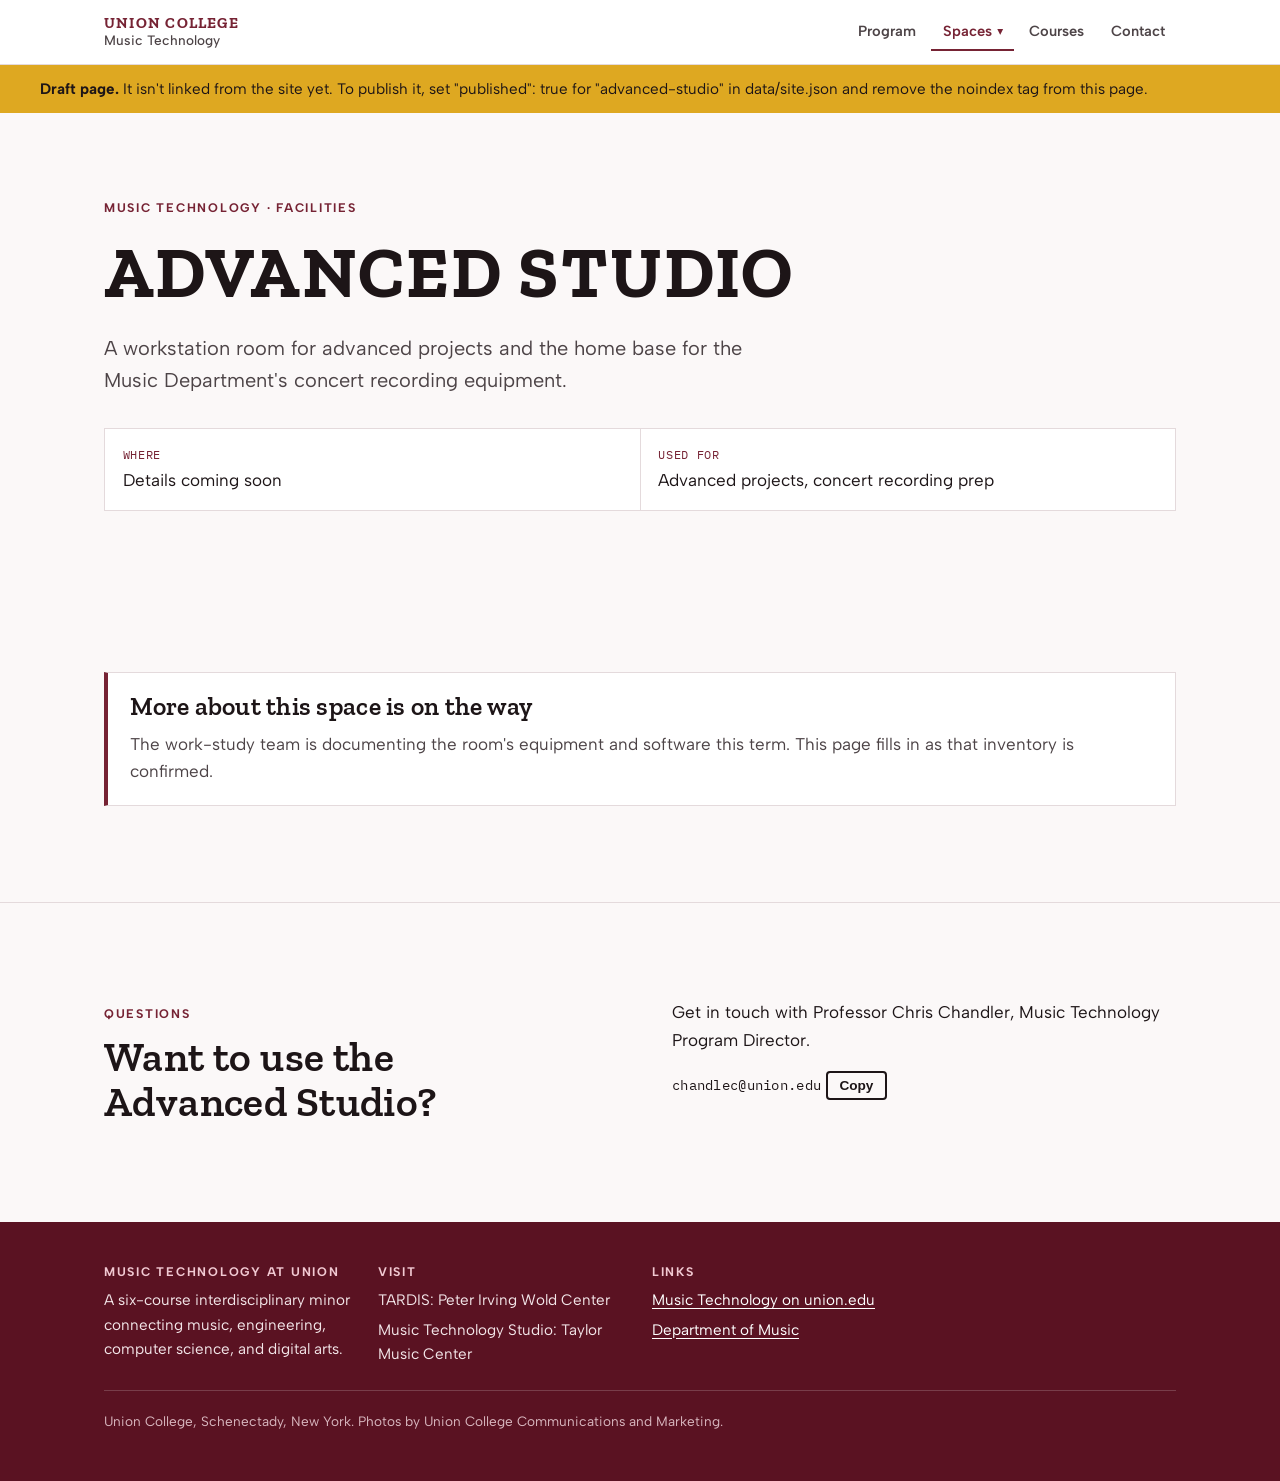
<file: advanced-studio/index.html>
<!doctype html>
<html lang="en">
<head>
<meta charset="utf-8">
<meta name="viewport" content="width=device-width, initial-scale=1, viewport-fit=cover">
<title>Advanced Studio | Music Technology at Union College</title>
<meta name="description" content="The Advanced Studio supports advanced Music Technology projects and the Music Department's concert recording system.">
<meta name="robots" content="noindex">
<link rel="preconnect" href="https://fonts.googleapis.com">
<link rel="preconnect" href="https://fonts.gstatic.com" crossorigin>
<link rel="stylesheet" href="https://fonts.googleapis.com/css2?family=Albert+Sans:wght@400;500;600;700&family=IBM+Plex+Mono:wght@400;500&family=Zilla+Slab:wght@500;600;700&display=swap">
<link rel="stylesheet" href="../assets/css/site.css?v=20261012c">
<link rel="stylesheet" href="../assets/css/space.css?v=20261012c">
</head>
<body data-space="advanced-studio">
<a class="skip" href="#main">Skip to content</a>

<header class="site-header">
  <div class="wrap">
    <a class="brand" href="../">
      <span class="brand-college">Union College</span>
      <span class="brand-program">Music Technology</span>
    </a>
    <nav class="nav" aria-label="Main">
      <a href="../">Program</a>
      <div class="nav-menu" data-current>
        <button class="nav-menu-btn" type="button" aria-expanded="false" aria-controls="spaces-menu">Spaces</button>
        <ul class="nav-menu-list" id="spaces-menu" hidden>
          <li><a href="../#facilities">All spaces</a></li>
          <li><a href="../tardis/">TARDIS</a></li>
          <li><a href="../studio/">Music Technology Studio</a></li>
        </ul>
      </div>
      <a href="../#courses">Courses</a>
      <a href="#contact">Contact</a>
    </nav>
  </div>
</header>

<main id="main">
  <section class="space-hero">
    <div class="wrap">
      <span class="eyebrow">Music Technology &middot; Facilities</span>
      <h1>Advanced Studio</h1>
      <p class="lede">A workstation room for advanced projects and the home base for the Music Department's concert recording equipment.</p>
      <dl class="facts">
        <div><dt>Where</dt><dd>Details coming soon</dd></div>
        <div><dt>Used for</dt><dd>Advanced projects, concert recording prep</dd></div>
      </dl>
    </div>
  </section>

  <section class="section" id="about" aria-labelledby="about-title">
    <div class="wrap">
      <div class="callout">
        <h2 id="about-title" style="font-size:var(--step-2)">More about this space is on the way</h2>
        <p>The work-study team is documenting the room's equipment and software this term. This page fills in as that inventory is confirmed.</p>
      </div>
    </div>
  </section>

  <section class="section alt" id="equipment" aria-labelledby="equipment-title" data-equipment-section hidden>
    <div class="wrap">
      <div class="section-head">
        <span class="eyebrow">Equipment</span>
        <h2 id="equipment-title">What's in the room</h2>
        <p>Equipment stays in the room and is set up for academic use. This list grows as the work-study team confirms the inventory.</p>
      </div>
      <div class="equip" data-equipment="advanced-studio"></div>
    </div>
  </section>

  <section class="section" id="contact" aria-labelledby="contact-title">
    <div class="wrap split">
      <div>
        <span class="eyebrow">Questions</span>
        <h2 id="contact-title" style="margin-top:0.5rem">Want to use the Advanced Studio?</h2>
      </div>
      <div class="prose">
        <p>Get in touch with Professor Chris Chandler, Music Technology Program Director.</p>
        <p><code class="mono" id="email" style="user-select:all">chandlec@union.edu</code> <button class="btn btn-ghost" type="button" data-copy="email" style="padding:0.3rem 0.7rem;font-size:0.85rem;cursor:pointer;background:none">Copy</button></p>
      </div>
    </div>
  </section>
</main>

<footer class="site-footer">
  <div class="wrap">
    <div>
      <span class="eyebrow">Music Technology at Union</span>
      <p>A six-course interdisciplinary minor connecting music, engineering, computer science, and digital arts.</p>
    </div>
    <div>
      <span class="eyebrow">Visit</span>
      <ul>
        <li>TARDIS: Peter Irving Wold Center</li>
        <li>Music Technology Studio: Taylor Music Center</li>
      </ul>
    </div>
    <div>
      <span class="eyebrow">Links</span>
      <ul>
        <li><a href="https://www.union.edu/music-technology">Music Technology on union.edu</a></li>
        <li><a href="https://www.union.edu/music">Department of Music</a></li>
      </ul>
    </div>
    <p class="foot-note">Union College, Schenectady, New York. Photos by Union College Communications and Marketing.</p>
  </div>
</footer>
<script src="../assets/js/site.js?v=20261012c"></script>
<script src="../assets/js/site-data.js?v=20261012c" data-root="../"></script>
</body>
</html>
</file>
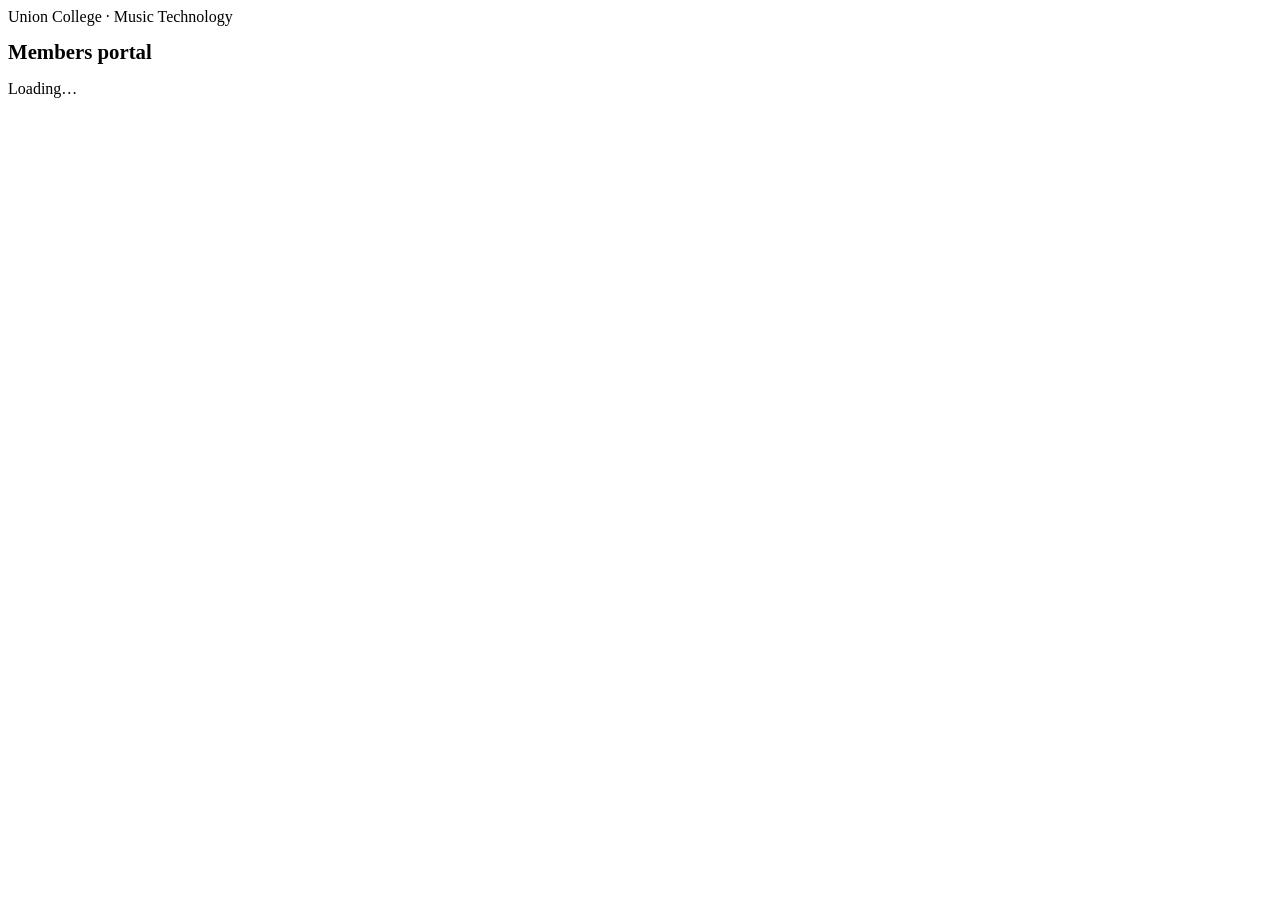
<file: apps-script/Index.html>
<!doctype html>
<html lang="en">
<head>
<base target="_top">
<meta charset="utf-8">
<?!= include_('Styles') ?>
</head>
<body>
<header class="top">
  <div class="top-in">
    <div>
      <span class="eyebrow">Union College &middot; Music Technology</span>
      <h1 style="font-size:1.3rem">Members portal</h1>
    </div>
    <span class="who" id="who"><?= email ?></span>
  </div>
  <nav class="tabs" id="tabs" role="tablist" aria-label="Portal sections"></nav>
</header>
<main id="view" aria-live="polite"><p class="loading">Loading&hellip;</p></main>

<?!= include_('Rules') ?>
<?!= include_('Handbook') ?>
<?!= include_('App') ?>
</body>
</html>
</file>
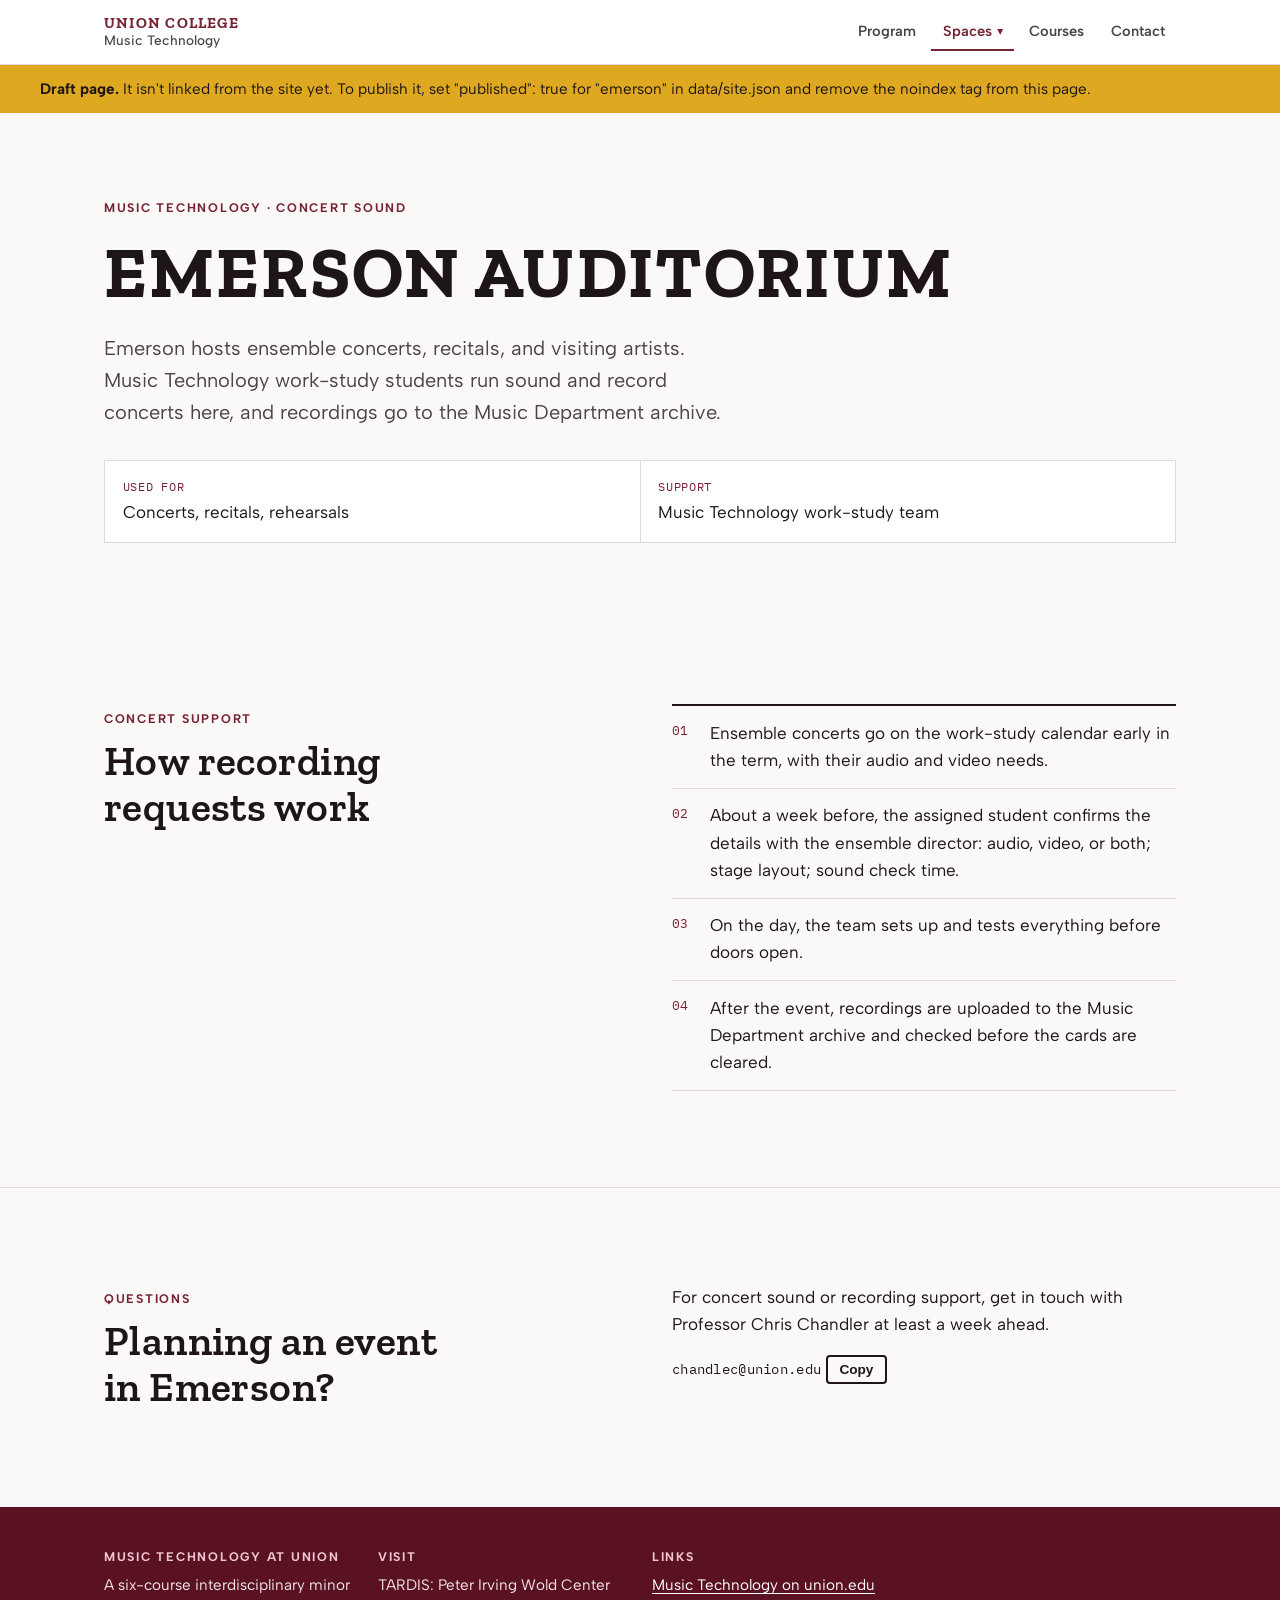
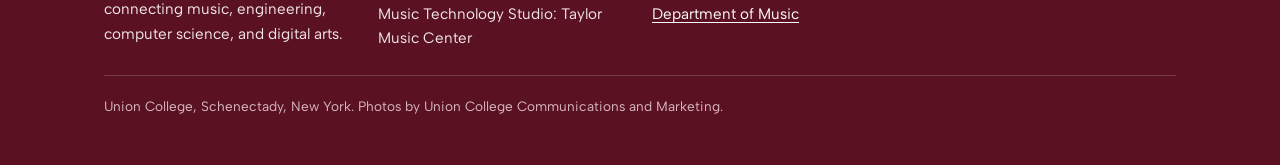
<file: emerson/index.html>
<!doctype html>
<html lang="en">
<head>
<meta charset="utf-8">
<meta name="viewport" content="width=device-width, initial-scale=1, viewport-fit=cover">
<title>Emerson Auditorium | Music Technology at Union College</title>
<meta name="description" content="Concert sound and recording in Emerson Auditorium for Union College Music Department ensembles and events.">
<meta name="robots" content="noindex">
<link rel="preconnect" href="https://fonts.googleapis.com">
<link rel="preconnect" href="https://fonts.gstatic.com" crossorigin>
<link rel="stylesheet" href="https://fonts.googleapis.com/css2?family=Albert+Sans:wght@400;500;600;700&family=IBM+Plex+Mono:wght@400;500&family=Zilla+Slab:wght@500;600;700&display=swap">
<link rel="stylesheet" href="../assets/css/site.css?v=20261012c">
<link rel="stylesheet" href="../assets/css/space.css?v=20261012c">
</head>
<body data-space="emerson">
<a class="skip" href="#main">Skip to content</a>

<header class="site-header">
  <div class="wrap">
    <a class="brand" href="../">
      <span class="brand-college">Union College</span>
      <span class="brand-program">Music Technology</span>
    </a>
    <nav class="nav" aria-label="Main">
      <a href="../">Program</a>
      <div class="nav-menu" data-current>
        <button class="nav-menu-btn" type="button" aria-expanded="false" aria-controls="spaces-menu">Spaces</button>
        <ul class="nav-menu-list" id="spaces-menu" hidden>
          <li><a href="../#facilities">All spaces</a></li>
          <li><a href="../tardis/">TARDIS</a></li>
          <li><a href="../studio/">Music Technology Studio</a></li>
        </ul>
      </div>
      <a href="../#courses">Courses</a>
      <a href="#contact">Contact</a>
    </nav>
  </div>
</header>

<main id="main">
  <section class="space-hero">
    <div class="wrap">
      <span class="eyebrow">Music Technology &middot; Concert sound</span>
      <h1>Emerson Auditorium</h1>
      <p class="lede">Emerson hosts ensemble concerts, recitals, and visiting artists. Music Technology work-study students run sound and record concerts here, and recordings go to the Music Department archive.</p>
      <dl class="facts">
        <div><dt>Used for</dt><dd>Concerts, recitals, rehearsals</dd></div>
        <div><dt>Support</dt><dd>Music Technology work-study team</dd></div>
      </dl>
    </div>
  </section>

  <section class="section" id="support" aria-labelledby="support-title">
    <div class="wrap split">
      <div>
        <span class="eyebrow">Concert support</span>
        <h2 id="support-title" style="margin-top:0.5rem">How recording requests work</h2>
      </div>
      <ol class="tips">
        <li>Ensemble concerts go on the work-study calendar early in the term, with their audio and video needs.</li>
        <li>About a week before, the assigned student confirms the details with the ensemble director: audio, video, or both; stage layout; sound check time.</li>
        <li>On the day, the team sets up and tests everything before doors open.</li>
        <li>After the event, recordings are uploaded to the Music Department archive and checked before the cards are cleared.</li>
      </ol>
    </div>
  </section>

  <section class="section alt" id="equipment" aria-labelledby="equipment-title" data-equipment-section hidden>
    <div class="wrap">
      <div class="section-head">
        <span class="eyebrow">Equipment</span>
        <h2 id="equipment-title">What's in the room</h2>
        <p>Equipment stays in the room and is set up for academic use. This list grows as the work-study team confirms the inventory.</p>
      </div>
      <div class="equip" data-equipment="emerson"></div>
    </div>
  </section>

  <section class="section" id="contact" aria-labelledby="contact-title">
    <div class="wrap split">
      <div>
        <span class="eyebrow">Questions</span>
        <h2 id="contact-title" style="margin-top:0.5rem">Planning an event in Emerson?</h2>
      </div>
      <div class="prose">
        <p>For concert sound or recording support, get in touch with Professor Chris Chandler at least a week ahead.</p>
        <p><code class="mono" id="email" style="user-select:all">chandlec@union.edu</code> <button class="btn btn-ghost" type="button" data-copy="email" style="padding:0.3rem 0.7rem;font-size:0.85rem;cursor:pointer;background:none">Copy</button></p>
      </div>
    </div>
  </section>
</main>

<footer class="site-footer">
  <div class="wrap">
    <div>
      <span class="eyebrow">Music Technology at Union</span>
      <p>A six-course interdisciplinary minor connecting music, engineering, computer science, and digital arts.</p>
    </div>
    <div>
      <span class="eyebrow">Visit</span>
      <ul>
        <li>TARDIS: Peter Irving Wold Center</li>
        <li>Music Technology Studio: Taylor Music Center</li>
      </ul>
    </div>
    <div>
      <span class="eyebrow">Links</span>
      <ul>
        <li><a href="https://www.union.edu/music-technology">Music Technology on union.edu</a></li>
        <li><a href="https://www.union.edu/music">Department of Music</a></li>
      </ul>
    </div>
    <p class="foot-note">Union College, Schenectady, New York. Photos by Union College Communications and Marketing.</p>
  </div>
</footer>
<script src="../assets/js/site.js?v=20261012c"></script>
<script src="../assets/js/site-data.js?v=20261012c" data-root="../"></script>
</body>
</html>
</file>
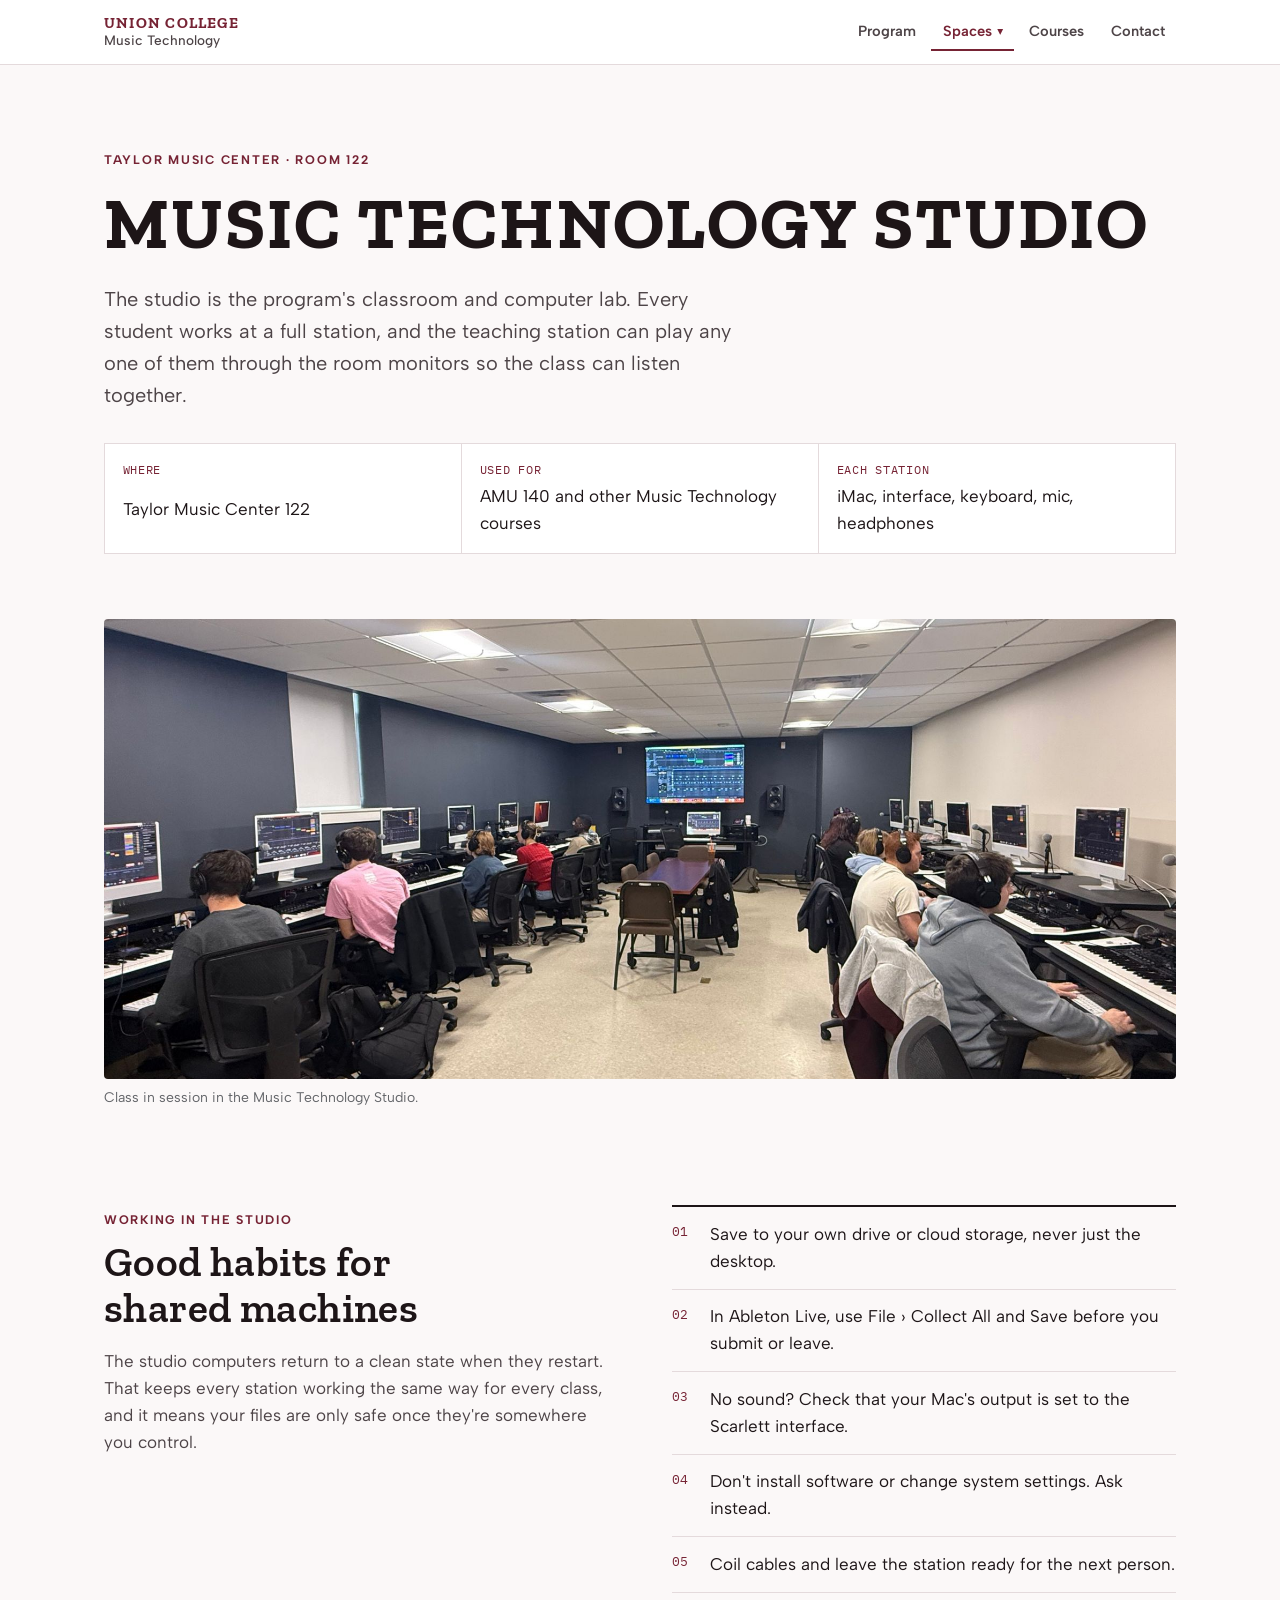
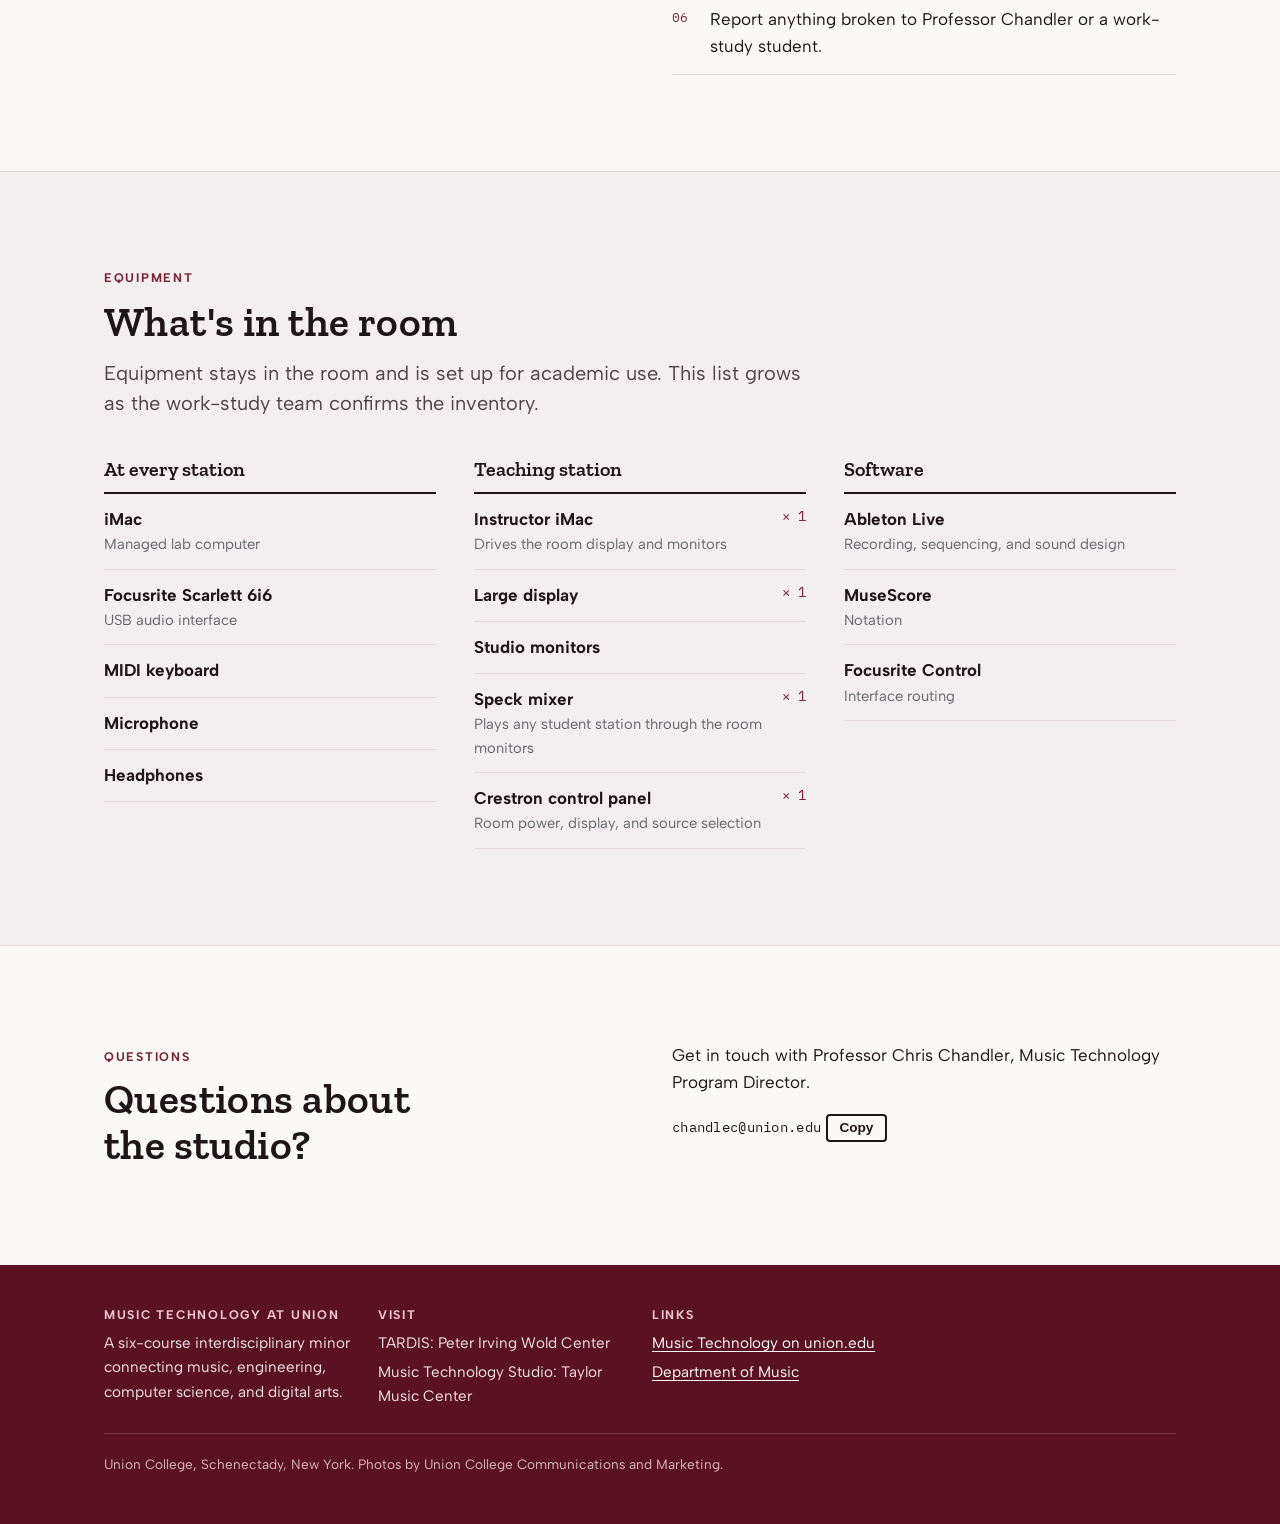
<file: studio/index.html>
<!doctype html>
<html lang="en">
<head>
<meta charset="utf-8">
<meta name="viewport" content="width=device-width, initial-scale=1, viewport-fit=cover">
<title>Music Technology Studio | Music Technology at Union College</title>
<meta name="description" content="The Music Technology Studio in Taylor Music Center is Union College's computer music lab, with a full workstation for every student.">
<link rel="preconnect" href="https://fonts.googleapis.com">
<link rel="preconnect" href="https://fonts.gstatic.com" crossorigin>
<link rel="stylesheet" href="https://fonts.googleapis.com/css2?family=Albert+Sans:wght@400;500;600;700&family=IBM+Plex+Mono:wght@400;500&family=Zilla+Slab:wght@500;600;700&display=swap">
<link rel="stylesheet" href="../assets/css/site.css?v=20261012c">
<link rel="stylesheet" href="../assets/css/space.css?v=20261012c">
</head>
<body data-space="studio">
<a class="skip" href="#main">Skip to content</a>

<header class="site-header">
  <div class="wrap">
    <a class="brand" href="../">
      <span class="brand-college">Union College</span>
      <span class="brand-program">Music Technology</span>
    </a>
    <nav class="nav" aria-label="Main">
      <a href="../">Program</a>
      <div class="nav-menu" data-current>
        <button class="nav-menu-btn" type="button" aria-expanded="false" aria-controls="spaces-menu">Spaces</button>
        <ul class="nav-menu-list" id="spaces-menu" hidden>
          <li><a href="../#facilities">All spaces</a></li>
          <li><a href="../tardis/">TARDIS</a></li>
          <li><a href="./" aria-current="page">Music Technology Studio</a></li>
        </ul>
      </div>
      <a href="../#courses">Courses</a>
      <a href="#contact">Contact</a>
    </nav>
  </div>
</header>

<main id="main">
  <section class="space-hero">
    <div class="wrap">
      <span class="eyebrow">Taylor Music Center &middot; Room 122</span>
      <h1>Music Technology Studio</h1>
      <p class="lede">The studio is the program's classroom and computer lab. Every student works at a full station, and the teaching station can play any one of them through the room monitors so the class can listen together.</p>
      <dl class="facts">
        <div><dt>Where</dt><dd>Taylor Music Center 122</dd></div>
        <div><dt>Used for</dt><dd>AMU 140 and other Music Technology courses</dd></div>
        <div><dt>Each station</dt><dd>iMac, interface, keyboard, mic, headphones</dd></div>
      </dl>
    </div>
  </section>

  <section aria-label="Photo">
    <div class="wrap">
      <figure class="space-photo">
        <img src="../assets/img/studio/mts-class-1000.jpg"
             srcset="../assets/img/studio/mts-class-1000.jpg 1000w, ../assets/img/studio/mts-class-2000.jpg 2000w"
             sizes="(max-width: 72rem) 100vw, 72rem"
             alt="Students in headphones work at keyboard workstations while the instructor's session shows on the big screen.">
        <figcaption>Class in session in the Music Technology Studio.</figcaption>
      </figure>
    </div>
  </section>

  <section class="section" id="working" aria-labelledby="working-title">
    <div class="wrap split">
      <div>
        <span class="eyebrow">Working in the studio</span>
        <h2 id="working-title" style="margin-top:0.5rem">Good habits for shared machines</h2>
        <p style="margin-top:1rem;color:var(--ink-soft)">The studio computers return to a clean state when they restart. That keeps every station working the same way for every class, and it means your files are only safe once they're somewhere you control.</p>
      </div>
      <ol class="tips">
        <li>Save to your own drive or cloud storage, never just the desktop.</li>
        <li>In Ableton Live, use File &rsaquo; Collect All and Save before you submit or leave.</li>
        <li>No sound? Check that your Mac's output is set to the Scarlett interface.</li>
        <li>Don't install software or change system settings. Ask instead.</li>
        <li>Coil cables and leave the station ready for the next person.</li>
        <li>Report anything broken to Professor Chandler or a work-study student.</li>
      </ol>
    </div>
  </section>

  <section class="section alt" id="equipment" aria-labelledby="equipment-title" data-equipment-section hidden>
    <div class="wrap">
      <div class="section-head">
        <span class="eyebrow">Equipment</span>
        <h2 id="equipment-title">What's in the room</h2>
        <p>Equipment stays in the room and is set up for academic use. This list grows as the work-study team confirms the inventory.</p>
      </div>
      <div class="equip" data-equipment="studio"></div>
    </div>
  </section>

  <section class="section" id="contact" aria-labelledby="contact-title">
    <div class="wrap split">
      <div>
        <span class="eyebrow">Questions</span>
        <h2 id="contact-title" style="margin-top:0.5rem">Questions about the studio?</h2>
      </div>
      <div class="prose">
        <p>Get in touch with Professor Chris Chandler, Music Technology Program Director.</p>
        <p><code class="mono" id="email" style="user-select:all">chandlec@union.edu</code> <button class="btn btn-ghost" type="button" data-copy="email" style="padding:0.3rem 0.7rem;font-size:0.85rem;cursor:pointer;background:none">Copy</button></p>
      </div>
    </div>
  </section>
</main>

<footer class="site-footer">
  <div class="wrap">
    <div>
      <span class="eyebrow">Music Technology at Union</span>
      <p>A six-course interdisciplinary minor connecting music, engineering, computer science, and digital arts.</p>
    </div>
    <div>
      <span class="eyebrow">Visit</span>
      <ul>
        <li>TARDIS: Peter Irving Wold Center</li>
        <li>Music Technology Studio: Taylor Music Center</li>
      </ul>
    </div>
    <div>
      <span class="eyebrow">Links</span>
      <ul>
        <li><a href="https://www.union.edu/music-technology">Music Technology on union.edu</a></li>
        <li><a href="https://www.union.edu/music">Department of Music</a></li>
      </ul>
    </div>
    <p class="foot-note">Union College, Schenectady, New York. Photos by Union College Communications and Marketing.</p>
  </div>
</footer>
<script src="../assets/js/site.js?v=20261012c"></script>
<script src="../assets/js/site-data.js?v=20261012c" data-root="../"></script>
</body>
</html>
</file>
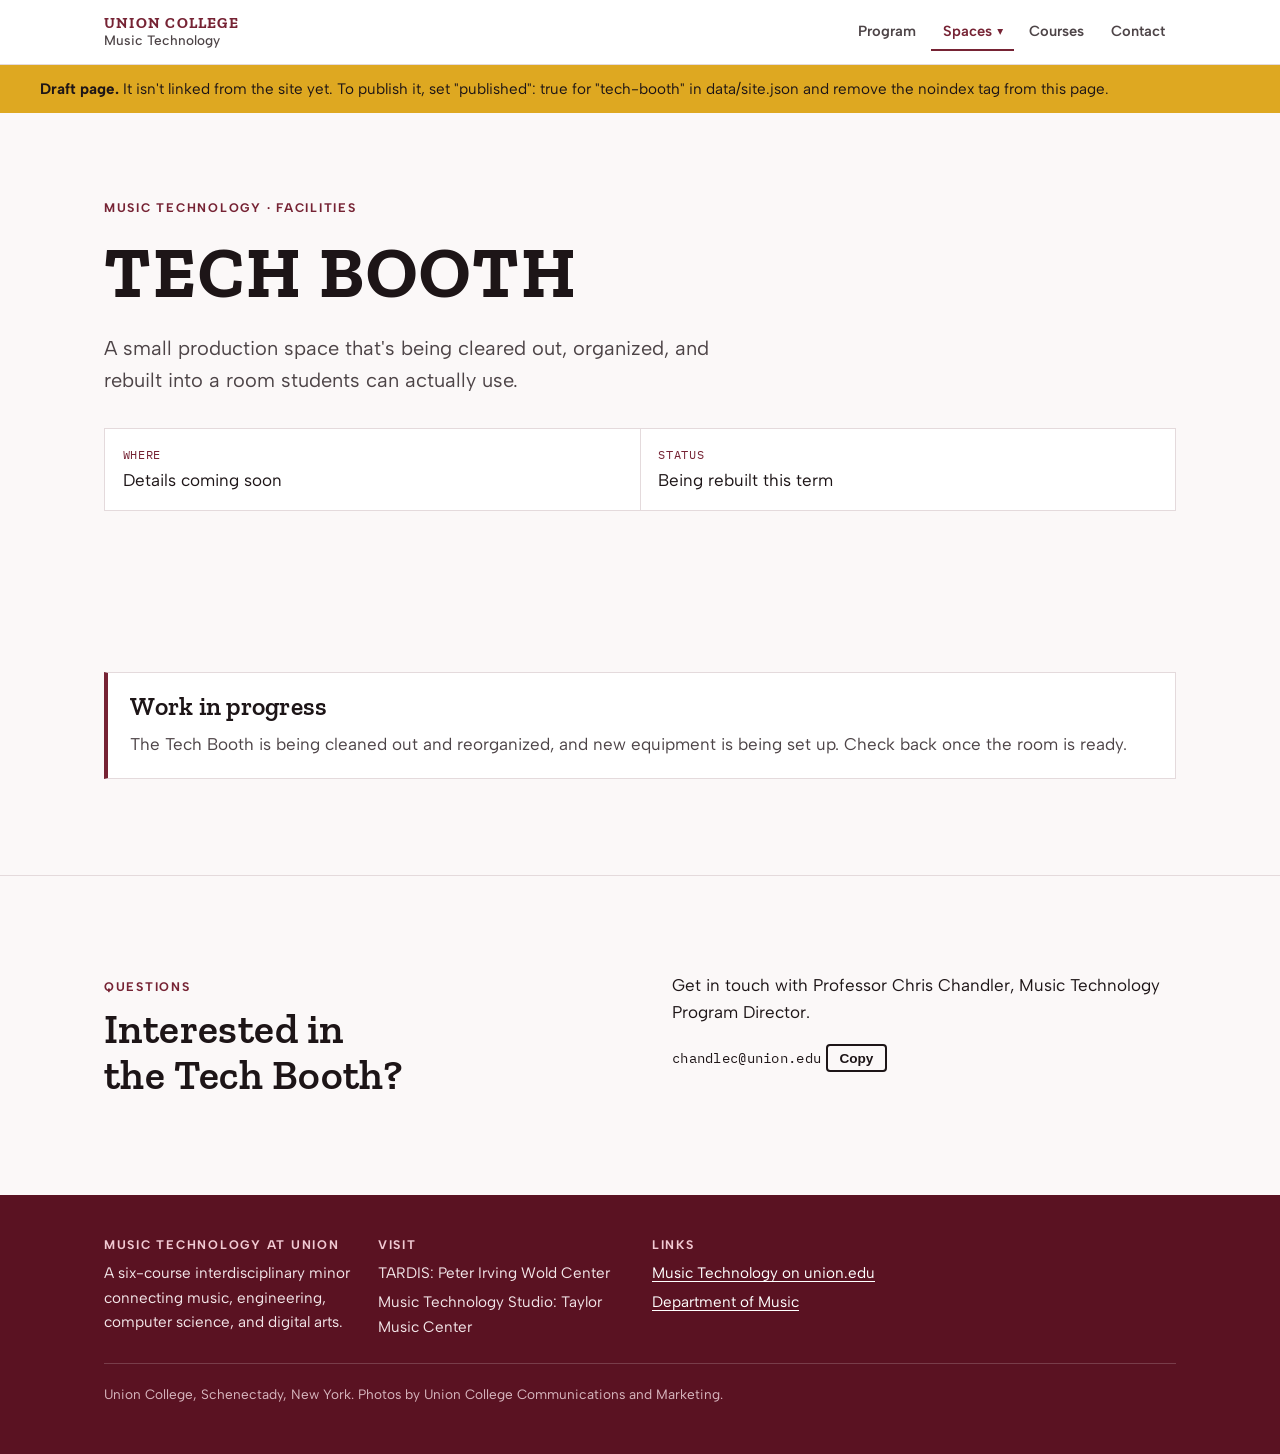
<file: tech-booth/index.html>
<!doctype html>
<html lang="en">
<head>
<meta charset="utf-8">
<meta name="viewport" content="width=device-width, initial-scale=1, viewport-fit=cover">
<title>Tech Booth | Music Technology at Union College</title>
<meta name="description" content="The Tech Booth is a small production space being rebuilt for Music Technology students.">
<meta name="robots" content="noindex">
<link rel="preconnect" href="https://fonts.googleapis.com">
<link rel="preconnect" href="https://fonts.gstatic.com" crossorigin>
<link rel="stylesheet" href="https://fonts.googleapis.com/css2?family=Albert+Sans:wght@400;500;600;700&family=IBM+Plex+Mono:wght@400;500&family=Zilla+Slab:wght@500;600;700&display=swap">
<link rel="stylesheet" href="../assets/css/site.css?v=20261012c">
<link rel="stylesheet" href="../assets/css/space.css?v=20261012c">
</head>
<body data-space="tech-booth">
<a class="skip" href="#main">Skip to content</a>

<header class="site-header">
  <div class="wrap">
    <a class="brand" href="../">
      <span class="brand-college">Union College</span>
      <span class="brand-program">Music Technology</span>
    </a>
    <nav class="nav" aria-label="Main">
      <a href="../">Program</a>
      <div class="nav-menu" data-current>
        <button class="nav-menu-btn" type="button" aria-expanded="false" aria-controls="spaces-menu">Spaces</button>
        <ul class="nav-menu-list" id="spaces-menu" hidden>
          <li><a href="../#facilities">All spaces</a></li>
          <li><a href="../tardis/">TARDIS</a></li>
          <li><a href="../studio/">Music Technology Studio</a></li>
        </ul>
      </div>
      <a href="../#courses">Courses</a>
      <a href="#contact">Contact</a>
    </nav>
  </div>
</header>

<main id="main">
  <section class="space-hero">
    <div class="wrap">
      <span class="eyebrow">Music Technology &middot; Facilities</span>
      <h1>Tech Booth</h1>
      <p class="lede">A small production space that's being cleared out, organized, and rebuilt into a room students can actually use.</p>
      <dl class="facts">
        <div><dt>Where</dt><dd>Details coming soon</dd></div>
        <div><dt>Status</dt><dd>Being rebuilt this term</dd></div>
      </dl>
    </div>
  </section>

  <section class="section" id="about" aria-labelledby="about-title">
    <div class="wrap">
      <div class="callout">
        <h2 id="about-title" style="font-size:var(--step-2)">Work in progress</h2>
        <p>The Tech Booth is being cleaned out and reorganized, and new equipment is being set up. Check back once the room is ready.</p>
      </div>
    </div>
  </section>

  <section class="section alt" id="equipment" aria-labelledby="equipment-title" data-equipment-section hidden>
    <div class="wrap">
      <div class="section-head">
        <span class="eyebrow">Equipment</span>
        <h2 id="equipment-title">What's in the room</h2>
        <p>Equipment stays in the room and is set up for academic use. This list grows as the work-study team confirms the inventory.</p>
      </div>
      <div class="equip" data-equipment="tech-booth"></div>
    </div>
  </section>

  <section class="section" id="contact" aria-labelledby="contact-title">
    <div class="wrap split">
      <div>
        <span class="eyebrow">Questions</span>
        <h2 id="contact-title" style="margin-top:0.5rem">Interested in the Tech Booth?</h2>
      </div>
      <div class="prose">
        <p>Get in touch with Professor Chris Chandler, Music Technology Program Director.</p>
        <p><code class="mono" id="email" style="user-select:all">chandlec@union.edu</code> <button class="btn btn-ghost" type="button" data-copy="email" style="padding:0.3rem 0.7rem;font-size:0.85rem;cursor:pointer;background:none">Copy</button></p>
      </div>
    </div>
  </section>
</main>

<footer class="site-footer">
  <div class="wrap">
    <div>
      <span class="eyebrow">Music Technology at Union</span>
      <p>A six-course interdisciplinary minor connecting music, engineering, computer science, and digital arts.</p>
    </div>
    <div>
      <span class="eyebrow">Visit</span>
      <ul>
        <li>TARDIS: Peter Irving Wold Center</li>
        <li>Music Technology Studio: Taylor Music Center</li>
      </ul>
    </div>
    <div>
      <span class="eyebrow">Links</span>
      <ul>
        <li><a href="https://www.union.edu/music-technology">Music Technology on union.edu</a></li>
        <li><a href="https://www.union.edu/music">Department of Music</a></li>
      </ul>
    </div>
    <p class="foot-note">Union College, Schenectady, New York. Photos by Union College Communications and Marketing.</p>
  </div>
</footer>
<script src="../assets/js/site.js?v=20261012c"></script>
<script src="../assets/js/site-data.js?v=20261012c" data-root="../"></script>
</body>
</html>
</file>
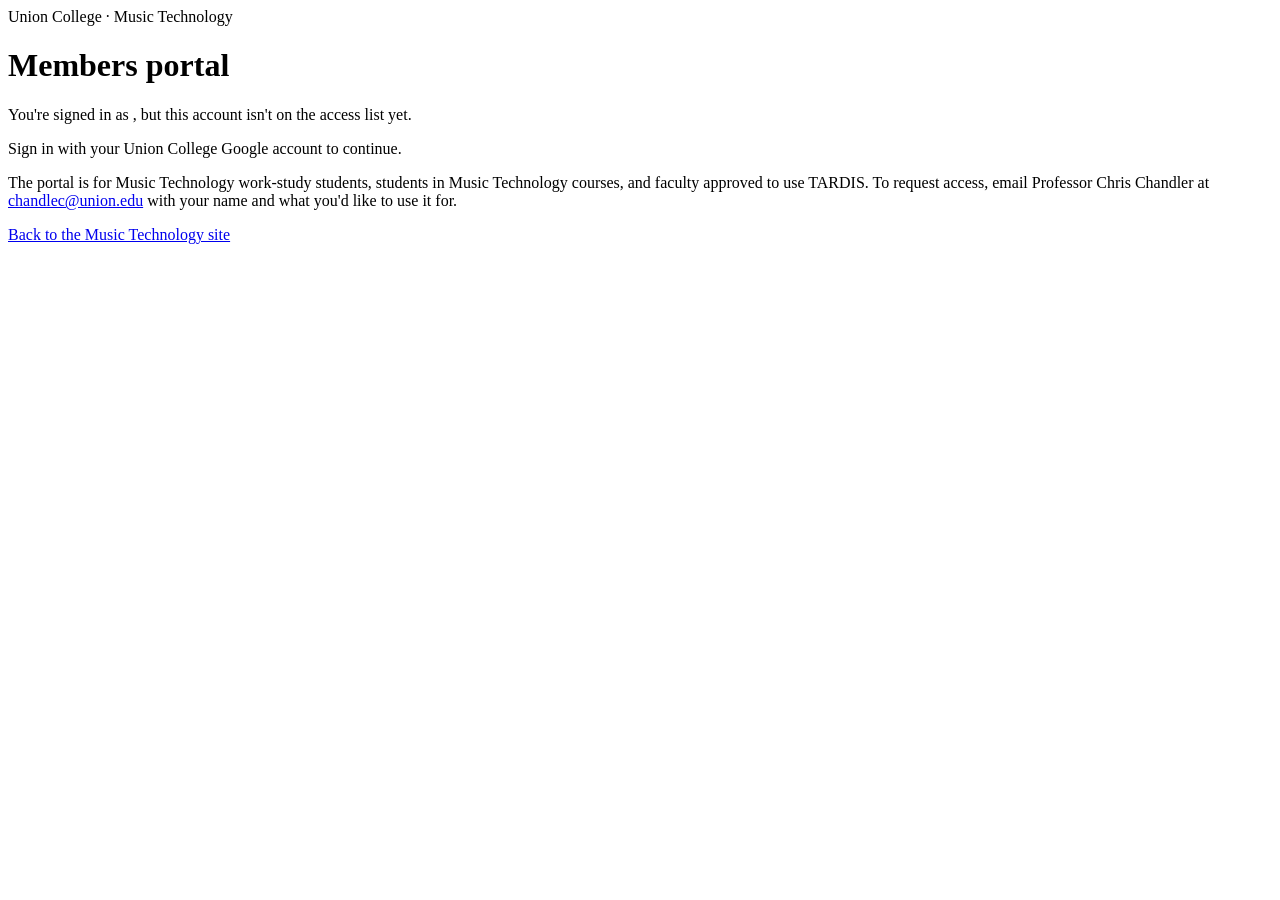
<file: apps-script/Denied.html>
<!doctype html>
<html lang="en">
<head>
<base target="_top">
<meta charset="utf-8">
<?!= include_('Styles') ?>
</head>
<body>
<main class="denied">
  <span class="eyebrow">Union College &middot; Music Technology</span>
  <h1>Members portal</h1>
  <? if (email) { ?>
    <p>You're signed in as <strong><?= email ?></strong>, but this account isn't on the access list yet.</p>
  <? } else { ?>
    <p>Sign in with your Union College Google account to continue.</p>
  <? } ?>
  <p>The portal is for Music Technology work-study students, students in Music Technology courses, and faculty approved to use TARDIS. To request access, email Professor Chris Chandler at <a href="mailto:chandlec@union.edu">chandlec@union.edu</a> with your name and what you'd like to use it for.</p>
  <p><a href="https://union-music-technology.github.io/music-tech/">Back to the Music Technology site</a></p>
</main>
</body>
</html>
</file>
<file: assets/css/site.css>
/* Music Technology at Union: shared styles
   Layout concept: a signal path. Pages read top to bottom like a chain from source to output,
   with a garnet/black stripe rail borrowed from the program slideshow marking each stage. */

:root {
  /* Color: Union palette (communications style guide), neutrals biased toward garnet */
  --bg: #fbf8f8;
  --surface: #ffffff;
  --surface-2: #f3eeef;
  --ink: #1d1517;
  --ink-soft: #4d4447;
  --muted: #636569;          /* Ramee Gray */
  --line: #e4dadc;
  --garnet: #762334;         /* Union Garnet */
  --garnet-strong: #5a1222;  /* Union Garnet Dark */
  --garnet-text: #762334;    /* garnet used for text on bg */
  --on-garnet: #ffffff;
  --gold: #dea821;           /* Stained Glass Gold, meter LEDs only */
  --hero-ink: #ffffff;
  --hero-shade: rgba(20, 8, 12, 0.72);

  /* Type */
  --font-display: "Zilla Slab", "Rockwell", "Roboto Slab", Georgia, serif;
  --font-body: "Albert Sans", "Avenir Next", "Segoe UI", system-ui, sans-serif;
  --font-mono: "IBM Plex Mono", ui-monospace, "SF Mono", Menlo, Consolas, monospace;

  --step--1: 0.875rem;
  --step-0: 1.0625rem;
  --step-1: 1.25rem;
  --step-2: 1.6rem;
  --step-3: clamp(1.9rem, 1.4rem + 2vw, 2.6rem);
  --step-4: clamp(3.2rem, 1.8rem + 7vw, 6.5rem);

  --wrap: 72rem;
  --gutter: clamp(1rem, 4vw, 2.5rem);
  --radius: 4px;
  color-scheme: light;
}

@media (prefers-color-scheme: dark) {
  :root:not([data-theme="light"]) {
    --bg: #141012;
    --surface: #1d181a;
    --surface-2: #241d20;
    --ink: #f2eced;
    --ink-soft: #cfc5c8;
    --muted: #a39b9e;
    --line: #3a3034;
    --garnet: #8d2d40;
    --garnet-strong: #5a1222;
    --garnet-text: #e0899a;
    --on-garnet: #ffffff;
    --gold: #dea821;
    --hero-ink: #ffffff;
    --hero-shade: rgba(10, 4, 6, 0.78);
    color-scheme: dark;
  }
}
:root[data-theme="dark"] {
  --bg: #141012;
  --surface: #1d181a;
  --surface-2: #241d20;
  --ink: #f2eced;
  --ink-soft: #cfc5c8;
  --muted: #a39b9e;
  --line: #3a3034;
  --garnet: #8d2d40;
  --garnet-strong: #5a1222;
  --garnet-text: #e0899a;
  --on-garnet: #ffffff;
  --gold: #dea821;
  --hero-ink: #ffffff;
  --hero-shade: rgba(10, 4, 6, 0.78);
  color-scheme: dark;
}

*, *::before, *::after { box-sizing: border-box; }
html { scroll-behavior: smooth; }
@media (prefers-reduced-motion: reduce) { html { scroll-behavior: auto; } * { transition: none !important; animation: none !important; } }

body {
  margin: 0;
  background: var(--bg);
  color: var(--ink);
  font-family: var(--font-body);
  font-size: var(--step-0);
  line-height: 1.6;
  -webkit-font-smoothing: antialiased;
}
img { max-width: 100%; height: auto; display: block; }
a { color: var(--garnet-text); text-underline-offset: 0.18em; }
a:hover { text-decoration-thickness: 2px; }
:focus-visible { outline: 3px solid var(--gold); outline-offset: 2px; }

h1, h2, h3 { font-family: var(--font-display); line-height: 1.1; text-wrap: balance; margin: 0; }
h2 { font-size: var(--step-3); font-weight: 600; letter-spacing: 0.01em; }
h3 { font-size: var(--step-1); font-weight: 600; }
p { margin: 0; }

.wrap { max-width: var(--wrap); margin-inline: auto; padding-inline: var(--gutter); }
.prose { max-width: 40rem; }
.prose > * + * { margin-top: 1em; }

.eyebrow {
  font-family: var(--font-body);
  font-weight: 700;
  font-size: 0.78rem;
  letter-spacing: 0.14em;
  text-transform: uppercase;
  color: var(--garnet-text);
}
.mono { font-family: var(--font-mono); font-size: 0.85em; letter-spacing: 0.02em; }
.skip { position: absolute; left: -999px; }
.skip:focus { left: 1rem; top: 1rem; z-index: 20; background: var(--surface); padding: 0.5rem 1rem; }

/* ---------- Header ---------- */
.site-header {
  position: sticky;
  top: env(safe-area-inset-top, 0px);
  z-index: 10;
  background: var(--surface);
  border-bottom: 1px solid var(--line);
}
.site-header .wrap { display: flex; align-items: center; justify-content: space-between; gap: 1rem; min-height: 4rem; }
.brand { display: flex; flex-direction: column; text-decoration: none; color: var(--ink); line-height: 1.15; }
.brand-college { font-family: var(--font-display); font-weight: 700; text-transform: uppercase; letter-spacing: 0.08em; color: var(--garnet-text); font-size: 0.95rem; }
.brand-program { font-size: 0.85rem; color: var(--ink-soft); font-weight: 500; }
.nav { display: flex; gap: 0.25rem; flex-wrap: wrap; }
.nav a {
  text-decoration: none; color: var(--ink-soft); font-weight: 600; font-size: 0.92rem;
  padding: 0.45rem 0.7rem; border-radius: var(--radius);
}
.nav a:hover { color: var(--ink); background: var(--surface-2); }
.nav a[aria-current="page"] { color: var(--garnet-text); box-shadow: inset 0 -2px 0 var(--garnet-text); border-radius: 0; }
.nav .soon { font-weight: 500; color: var(--muted); font-size: 0.72rem; margin-left: 0.25rem; }
@media (max-width: 40rem) {
  .site-header .wrap { flex-direction: column; align-items: flex-start; padding-block: 0.6rem; gap: 0.3rem; }
  .nav { margin-left: -0.7rem; }
  .nav a { padding: 0.35rem 0.6rem; }
}

/* ---------- Stripe rail (from the slideshow tabs) ---------- */
.rail { display: flex; gap: 4px; height: 6px; }
.rail span { flex: 1; background: var(--garnet); }
.rail span:nth-child(even) { background: var(--ink); }

/* ---------- Buttons ---------- */
.btn {
  display: inline-flex; align-items: center; gap: 0.5rem;
  font-weight: 700; font-size: 0.95rem; text-decoration: none;
  padding: 0.8rem 1.2rem; border-radius: var(--radius); border: 2px solid transparent;
  transition: background 0.15s, color 0.15s, border-color 0.15s;
}
.btn-primary { background: var(--garnet); color: var(--on-garnet); }
.btn-primary:hover { background: var(--garnet-strong); }
.btn-ghost { border-color: currentColor; color: inherit; }
.btn-ghost:hover { background: rgba(255,255,255,0.12); }
.btn-row { display: flex; flex-wrap: wrap; gap: 0.75rem; }

/* ---------- Sections ---------- */
.section { padding-block: clamp(3.5rem, 8vw, 6rem); }
.section + .section { border-top: 1px solid var(--line); }
.section-head { display: grid; gap: 0.75rem; margin-bottom: 2.5rem; max-width: 44rem; }
.section-head p { color: var(--ink-soft); font-size: var(--step-1); line-height: 1.5; }
.alt { background: var(--surface-2); }

/* ---------- Footer ---------- */
.site-footer { background: var(--garnet-strong); color: #f3e6e9; padding-block: 2.5rem 3rem; font-size: 0.95rem; }
.site-footer a { color: #ffffff; }
.site-footer .wrap { display: grid; gap: 1.5rem; grid-template-columns: repeat(auto-fit, minmax(14rem, 1fr)); }
.site-footer .eyebrow { color: #f1c9d2; margin-bottom: 0.4rem; display: block; }
.site-footer ul { list-style: none; margin: 0; padding: 0; display: grid; gap: 0.3rem; }
.foot-note { grid-column: 1 / -1; color: #d9b8c0; font-size: 0.85rem; border-top: 1px solid rgba(255,255,255,0.18); padding-top: 1.25rem; }

/* ---------- Photo mosaic + lightbox (shared) ---------- */
.mosaic { display: grid; gap: 0.75rem; grid-template-columns: repeat(4, minmax(0, 1fr)); grid-auto-rows: clamp(9rem, 16vw, 13rem); grid-auto-flow: dense; margin-top: 2.5rem; }
.tile { position: relative; padding: 0; border: 0; background: var(--surface-2); cursor: zoom-in; overflow: hidden; border-radius: var(--radius); }
.tile img { width: 100%; height: 100%; object-fit: cover; transition: transform 0.5s ease, filter 0.3s; }
.tile:hover img, .tile:focus-visible img { transform: scale(1.04); }
.tile::after { content: ""; position: absolute; inset: 0; box-shadow: inset 0 0 0 0 var(--garnet); transition: box-shadow 0.2s; pointer-events: none; }
.tile:hover::after { box-shadow: inset 0 -5px 0 0 var(--garnet); }
.tile--wide { grid-column: span 2; }
.tile--tall { grid-row: span 2; }
.tile--big { grid-column: span 2; grid-row: span 2; }
@media (max-width: 44rem) {
  .mosaic { grid-template-columns: repeat(2, minmax(0, 1fr)); grid-auto-rows: 9rem; }
  .tile--big { grid-column: span 2; grid-row: span 2; }
}

.lightbox { border: 0; padding: 0; background: transparent; max-width: 100vw; max-height: 100vh; width: 100vw; height: 100vh; margin: 0; }
.lightbox::backdrop { background: rgba(10, 5, 7, 0.92); }
.lightbox[open] { display: grid; place-items: center; }
.lightbox figure { margin: 0; display: grid; gap: 0.75rem; justify-items: center; padding: 3.5rem 1rem 1.5rem; max-width: 100%; }
.lightbox img { max-width: min(92vw, 1400px); max-height: 80vh; width: auto; height: auto; border-radius: 4px; }
.lightbox figcaption { color: #e9dfe2; font-size: 0.95rem; text-align: center; }
.lb-btn { position: fixed; background: rgba(255,255,255,0.1); color: #fff; border: 1px solid rgba(255,255,255,0.3); border-radius: 50%; width: 2.75rem; height: 2.75rem; font-size: 1.6rem; line-height: 1; cursor: pointer; display: grid; place-items: center; padding: 0; }
.lb-btn:hover { background: rgba(255,255,255,0.22); }
.lb-close { top: calc(env(safe-area-inset-top, 0px) + 1rem); right: 1rem; }
.lb-prev { left: 1rem; top: 50%; transform: translateY(-50%); }
.lb-next { right: 1rem; top: 50%; transform: translateY(-50%); }
@media (max-width: 40rem) { .lb-prev, .lb-next { top: auto; bottom: 1rem; transform: none; } }

/* ---------- Data-driven bits (site-data.js) ---------- */
.badge { display: inline-block; margin-left: 0.5rem; padding: 0.1rem 0.45rem; border: 1px solid currentColor; border-radius: 999px; font-family: var(--font-mono); font-size: 0.68rem; font-weight: 500; letter-spacing: 0.04em; text-transform: uppercase; color: var(--muted); vertical-align: middle; }
.place-blank { aspect-ratio: 16 / 9; display: grid; place-items: center; background: var(--garnet-strong); color: #f3e6e9; font-family: var(--font-display); font-size: var(--step-2); font-weight: 600; padding: 1rem; text-align: center; }
.draft-banner { background: var(--gold); color: #1d1517; padding: 0.75rem var(--gutter); font-size: 0.95rem; }

/* ---------- Nav dropdown (Spaces) ---------- */
.nav { align-items: center; }
.nav-menu { position: relative; }
.nav-menu-btn {
  font: inherit; font-weight: 600; font-size: 0.92rem; color: var(--ink-soft);
  background: none; border: 0; cursor: pointer; padding: 0.45rem 0.7rem; border-radius: var(--radius);
  display: inline-flex; align-items: center; gap: 0.35rem;
}
.nav-menu-btn::after { content: "\25BE"; font-size: 0.8em; line-height: 1; transition: transform 0.15s; }
.nav-menu-btn[aria-expanded="true"]::after { transform: rotate(180deg); }
.nav-menu-btn:hover { color: var(--ink); background: var(--surface-2); }
.nav-menu[data-current] .nav-menu-btn { color: var(--garnet-text); box-shadow: inset 0 -2px 0 var(--garnet-text); border-radius: 0; }
.nav-menu-list {
  position: absolute; top: calc(100% + 0.35rem); left: 0; z-index: 15; min-width: 15rem;
  list-style: none; margin: 0; padding: 0.35rem; background: var(--surface);
  border: 1px solid var(--line); border-radius: var(--radius); box-shadow: 0 10px 30px rgba(20, 8, 12, 0.14);
}
.nav-menu-list a { display: block; padding: 0.55rem 0.7rem; }
.nav .nav-menu-list a[aria-current="page"] { box-shadow: inset 3px 0 0 var(--garnet-text); }
@media (max-width: 40rem) {
  .nav-menu-btn { padding: 0.35rem 0.6rem; }
  .nav-menu-list { min-width: 13rem; }
}
</file>
<file: assets/css/space.css>
/* Space pages: Music Technology Studio, Advanced Studio, Tech Booth, Emerson Auditorium */

.space-hero { padding-block: clamp(3rem, 8vw, 5rem) clamp(2rem, 5vw, 3rem); }
.space-hero h1 { font-size: clamp(2.4rem, 1.5rem + 4.5vw, 4.5rem); font-weight: 700; text-transform: uppercase; letter-spacing: 0.03em; margin-top: 0.75rem; }
.space-hero .lede { font-size: var(--step-1); color: var(--ink-soft); max-width: 40rem; margin-top: 1.25rem; }
.space-photo { margin: 0; }
.space-photo img { width: 100%; aspect-ratio: 21 / 9; object-fit: cover; border-radius: var(--radius); }
.space-photo figcaption { color: var(--muted); font-size: var(--step--1); margin-top: 0.5rem; }

.facts { display: grid; gap: 1px; background: var(--line); border: 1px solid var(--line); grid-template-columns: repeat(auto-fit, minmax(12rem, 1fr)); margin-top: 2rem; }
.facts div { background: var(--surface); padding: 1rem 1.1rem; display: grid; gap: 0.2rem; }
.facts dt { font-family: var(--font-mono); font-size: 0.75rem; letter-spacing: 0.06em; text-transform: uppercase; color: var(--garnet-text); }
.facts dd { margin: 0; }

.split { display: grid; gap: clamp(2rem, 5vw, 4rem); grid-template-columns: minmax(0, 1fr) minmax(0, 1fr); align-items: start; }
@media (max-width: 52rem) { .split { grid-template-columns: 1fr; } }

.tips { list-style: none; margin: 0; padding: 0; border-top: 2px solid var(--ink); counter-reset: tip; }
.tips li { padding: 0.85rem 0 0.85rem 2.4rem; border-bottom: 1px solid var(--line); position: relative; counter-increment: tip; }
.tips li::before { content: counter(tip, decimal-leading-zero); position: absolute; left: 0; top: 0.95rem; font-family: var(--font-mono); font-size: 0.8rem; color: var(--garnet-text); }

.equip { display: grid; gap: clamp(1.5rem, 3vw, 2.5rem); grid-template-columns: repeat(auto-fill, minmax(17rem, 1fr)); align-items: start; }
.equip-sub { font-family: var(--font-display); font-size: var(--step-1); font-weight: 600; margin-bottom: 0.75rem; }
.equip-list { list-style: none; margin: 0; padding: 0; border-top: 2px solid var(--ink); }
.equip-list li { display: grid; grid-template-columns: minmax(0, 1fr) auto; column-gap: 1rem; padding: 0.75rem 0; border-bottom: 1px solid var(--line); }
.equip-list strong { font-weight: 700; }
.equip-list .qty { font-family: var(--font-mono); font-size: 0.85rem; color: var(--garnet-text); }
.equip-list .detail { grid-column: 1 / -1; color: var(--muted); font-size: 0.92rem; }

.callout { background: var(--surface); border: 1px solid var(--line); border-left: 4px solid var(--garnet); padding: 1.25rem 1.4rem; display: grid; gap: 0.6rem; }
.callout p { color: var(--ink-soft); }
</file>
